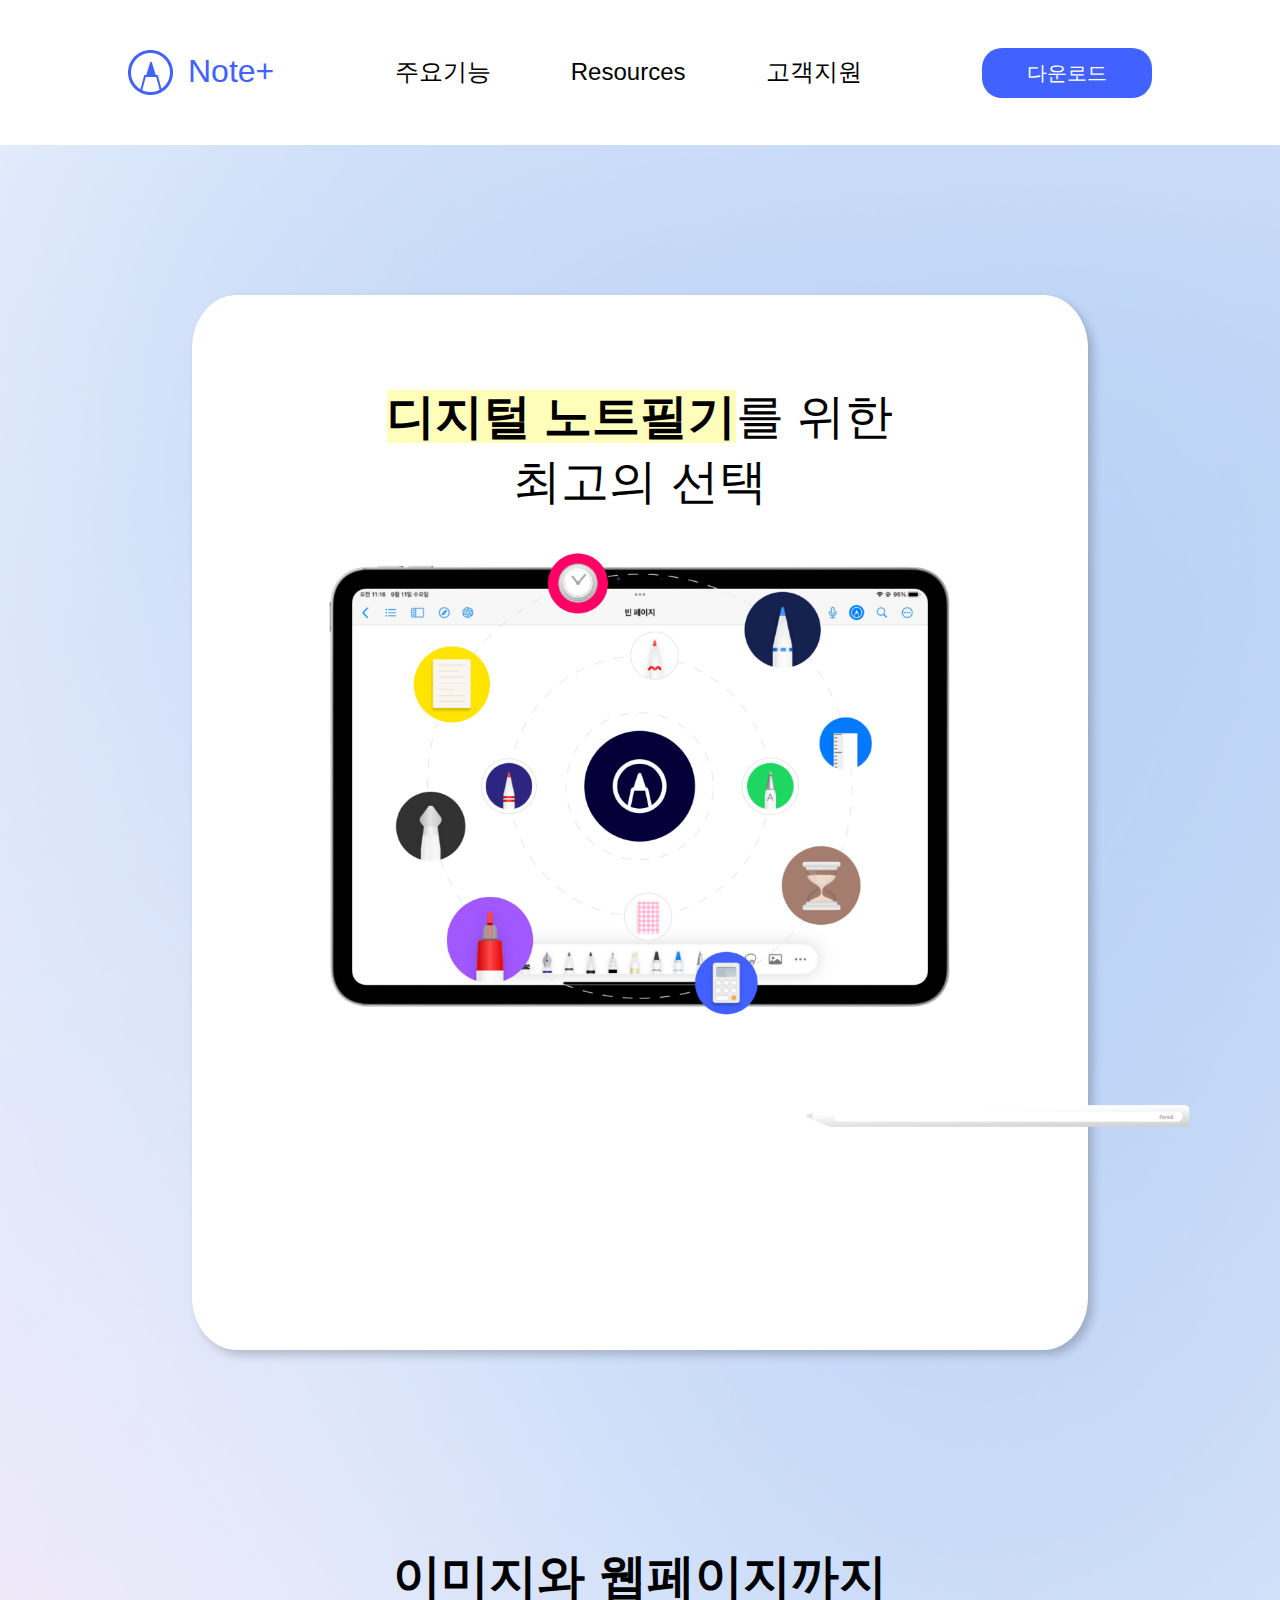
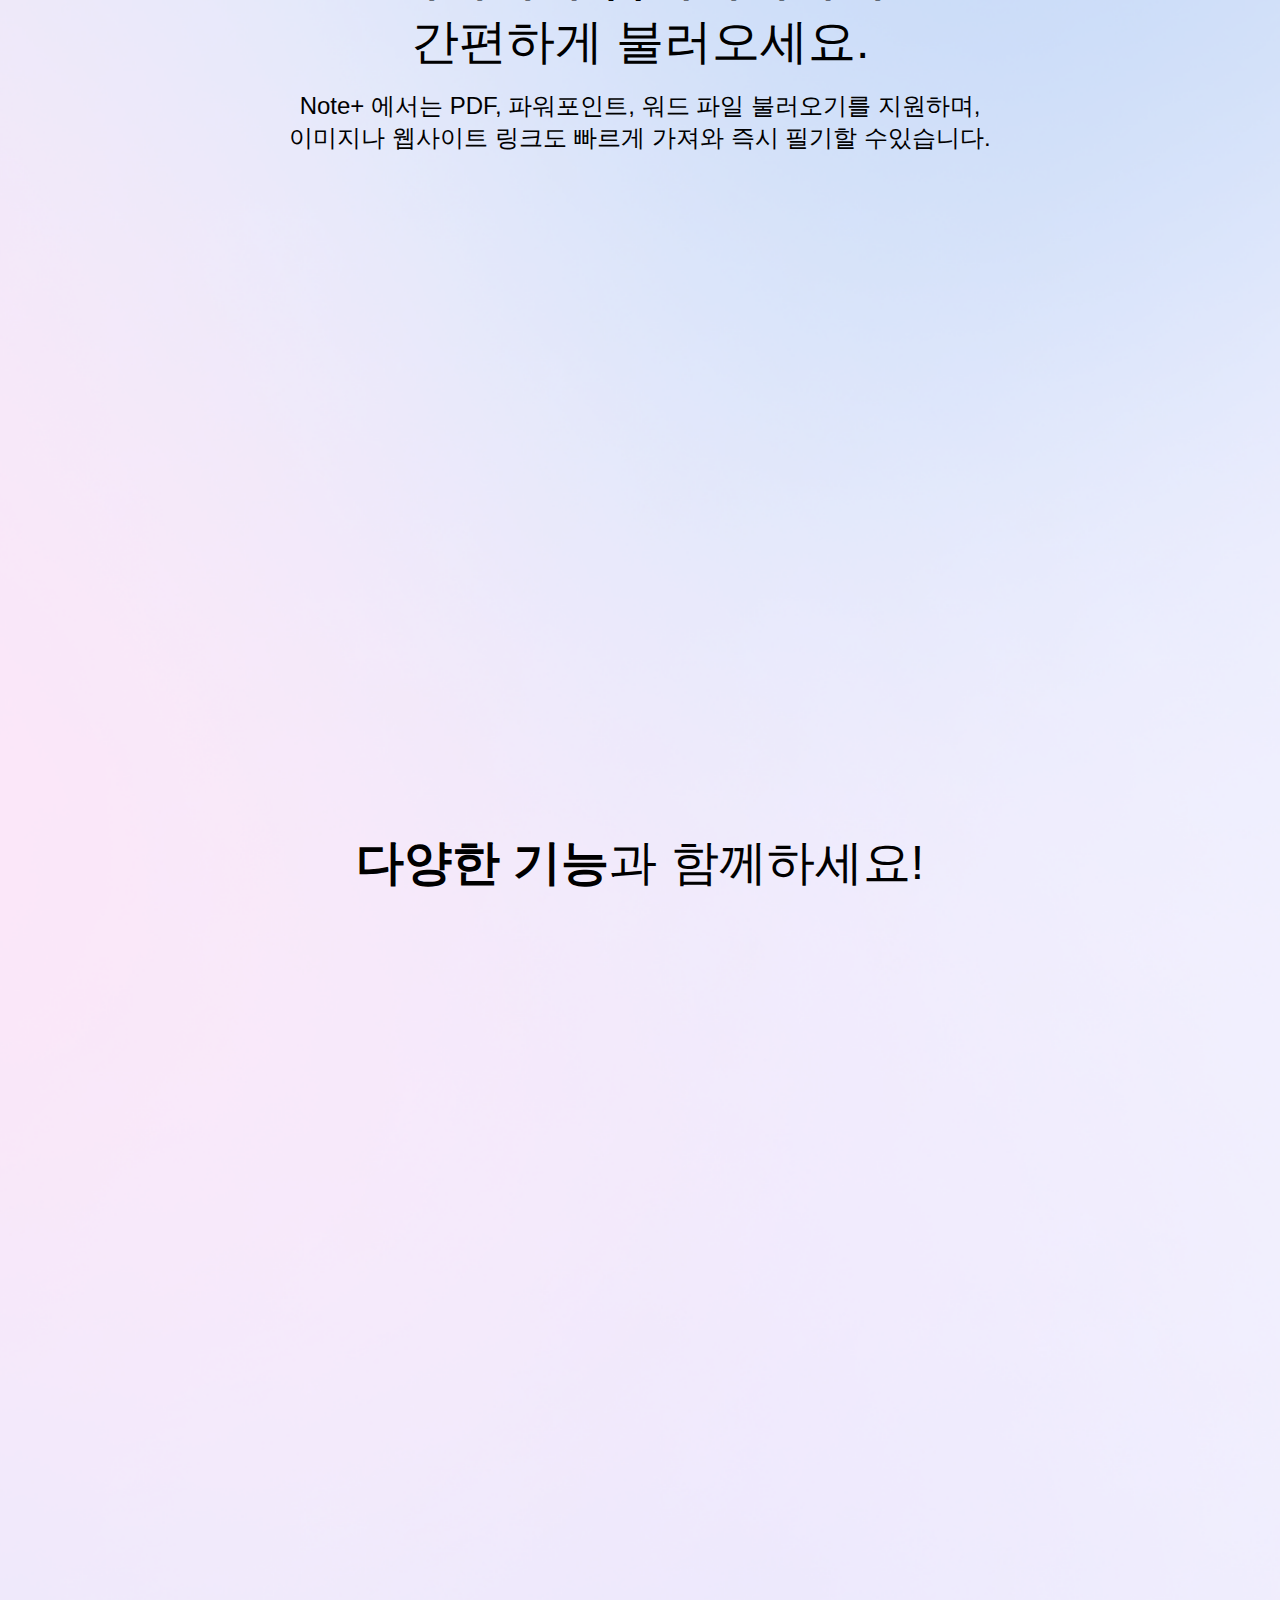
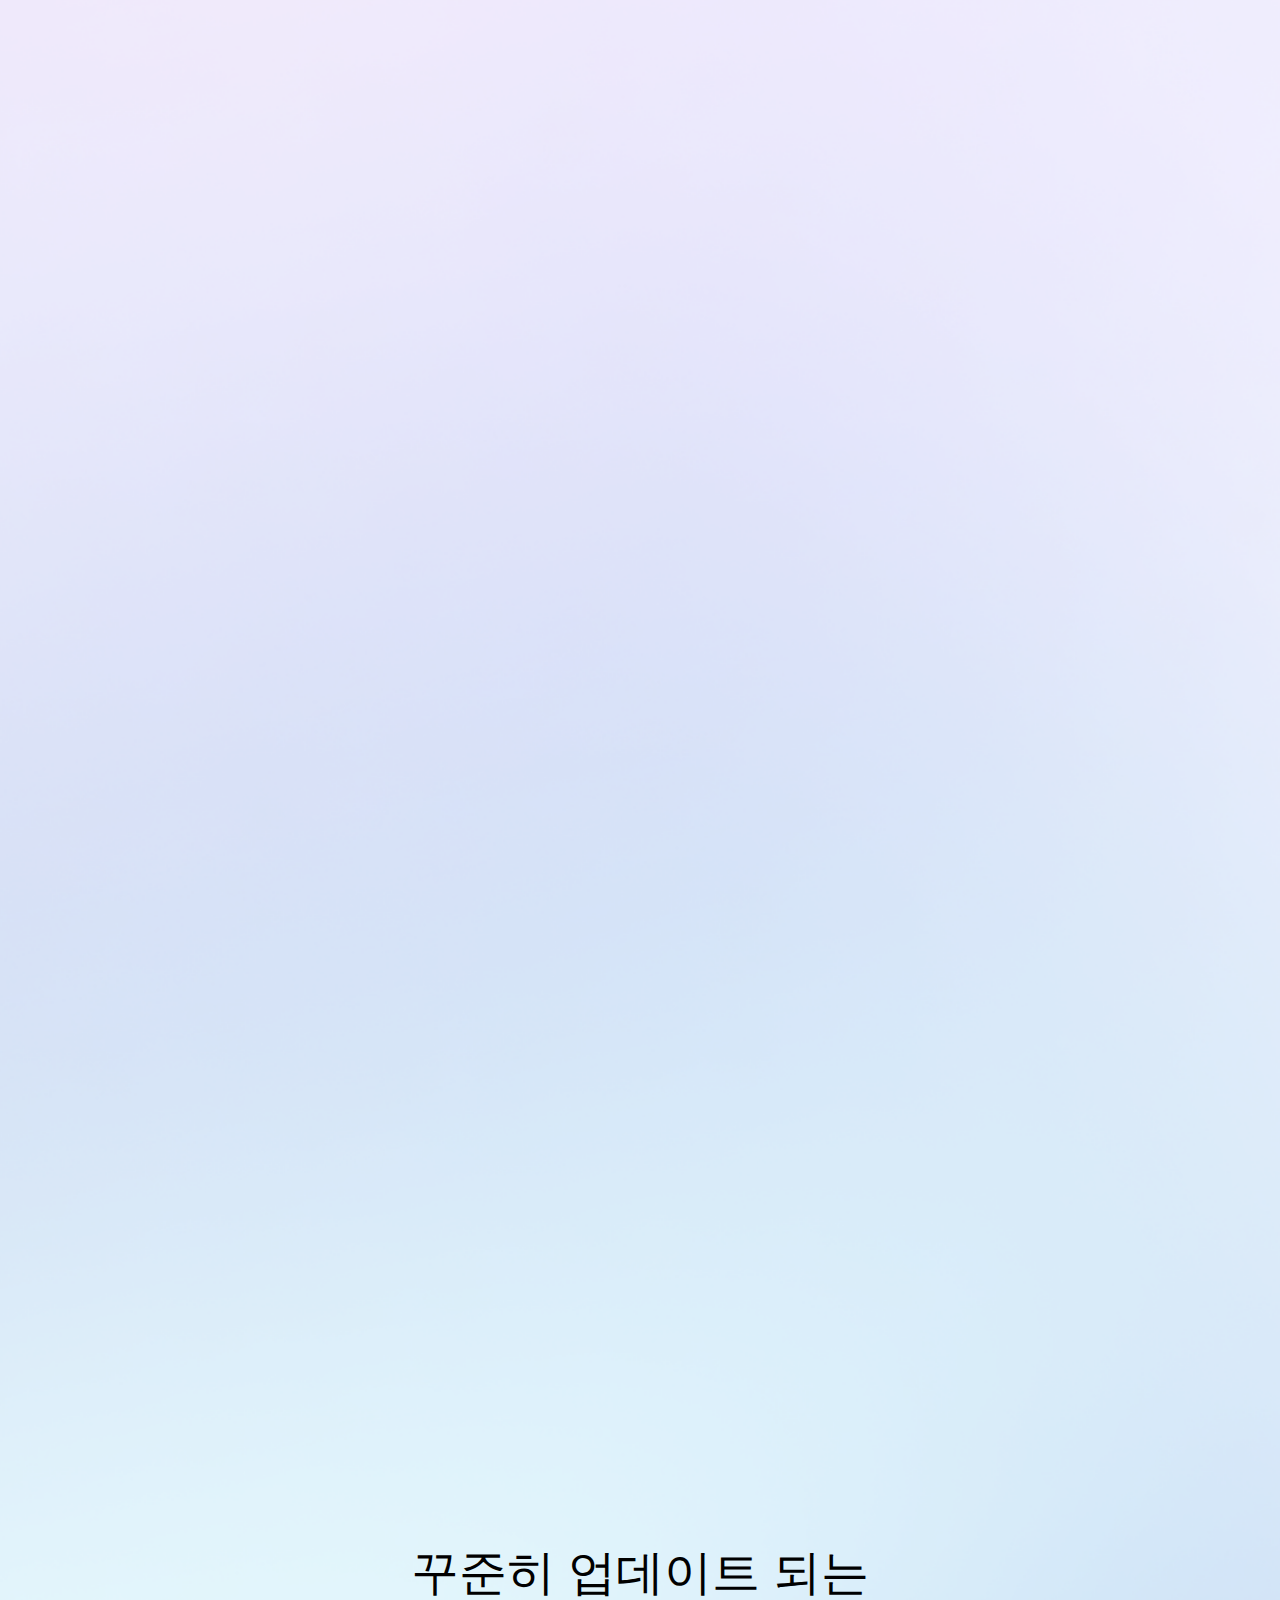
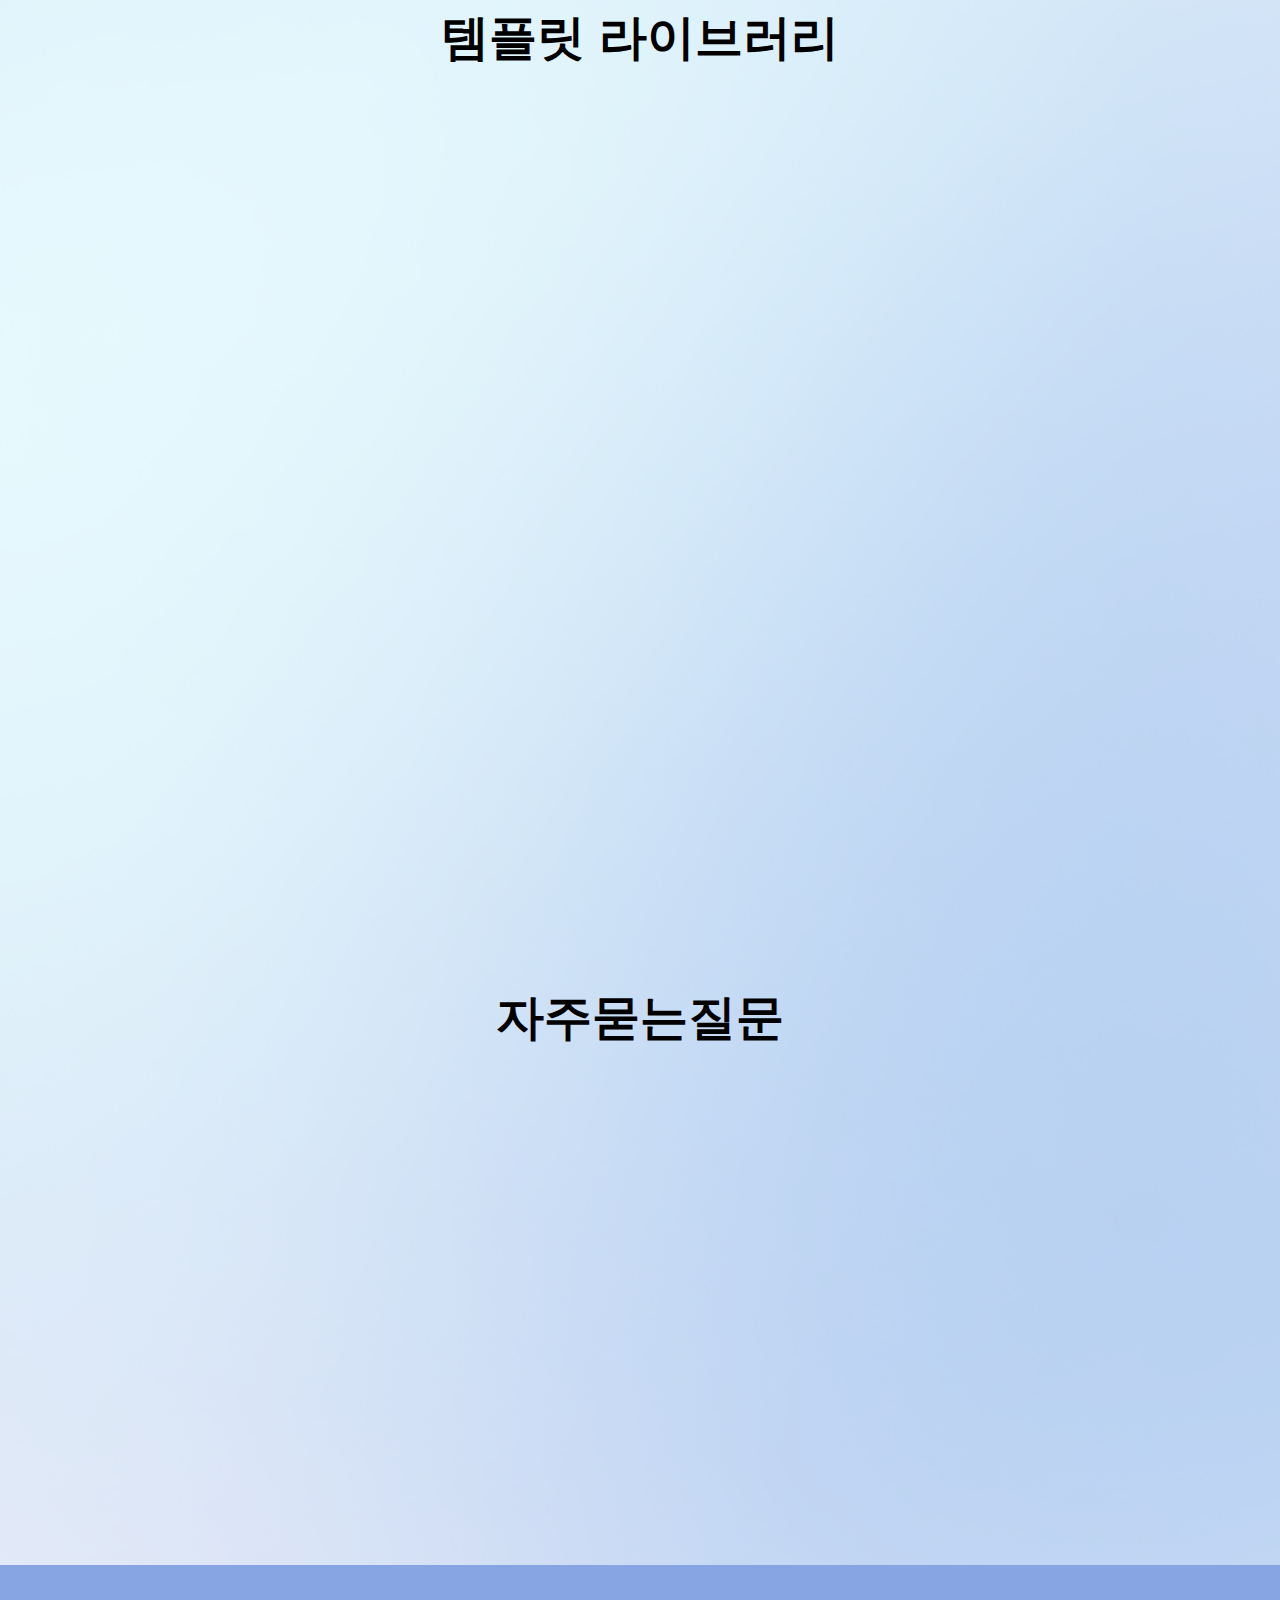
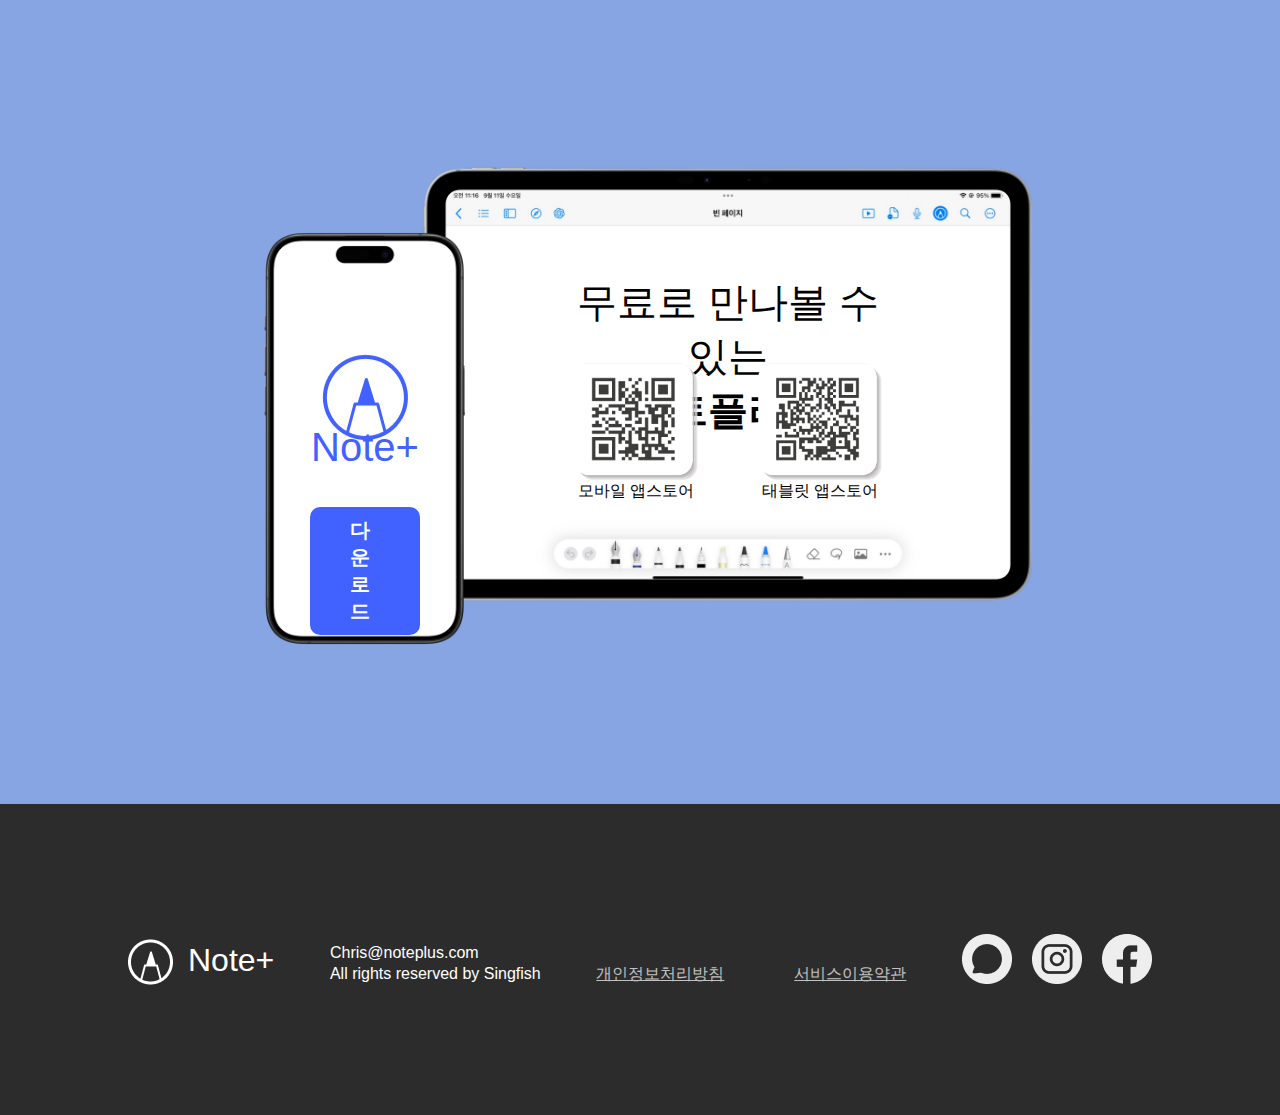
<file: index.html>
<!DOCTYPE html>
<html lang="en">
<head>
  <meta charset="UTF-8">
  <meta name="viewport" content="width=device-width, initial-scale=1.0">
  <title>노트 +</title>
  <!-- favicon -->
  <link rel="icon" href="img/common/noteplus.ico">

  <!-- font -->
  <link rel="stylesheet" href="css/font.css">

  <!-- 구글 머티리얼 폰트 -->
  <link rel="stylesheet" href="https://fonts.googleapis.com/css2?family=Material+Symbols+Outlined:opsz,wght,FILL,GRAD@24,400,0,0" />

  <!-- css -->
  <link rel="stylesheet" href="css/reset.css">
  <link rel="stylesheet" href="css/swiper-bundle.min.css">
  <link rel="stylesheet" href="css/aos.css">
  <link rel="stylesheet" href="css/common.css">
  <link rel="stylesheet" href="css/main.css">

  <!-- js -->
  <script defer src="js/jquery-3.7.1.min.js"></script>
  <script defer src="js/swiper-bundle.min.js"></script>
  <script defer src="js/aos.js"></script>
  <script defer src="js/common.js"></script>
  <script defer src="js/main.js"></script>

</head>
<body>
  <div id="wrap">

    <header>
      <div class="inner">
        <h1><a href="#"><img src="img/common/logo.png" alt="noteplus"><span>Note+</span></a></h1>

        <nav>
          <ul class="gnb">
            <li>
              <a href="#">주요기능</a>
              <ul class="depth2">
                <li><a href="#">파일 관리</a></li>
                <li><a href="#">펜슬 도구</a></li>
                <li><a href="#">부가 서비스</a></li>
              </ul>
            </li>
            <li>
              <a href="#">Resources</a>
              <ul class="depth2">
                <li><a href="#">블로그</a></li>
                <li><a href="sub/gallery.html">갤러리</a></li>
              </ul>
            </li>
            <li><a href="#">고객지원</a></li>
          </ul>

          <div class="depth2-bg"></div>

          <div class="dim"></div>

          <div class="mgnb-wrap">
            <h3>Note+</h3>
            <ul class="mgnb">
              <li>
                <a href="#">주요기능</a>
                <ul class="mdepth2">
                  <li><a href="#">파일 관리</a></li>
                  <li><a href="#">펜슬 도구</a></li>
                  <li><a href="#">부가 서비스</a></li>
                </ul>
                <span class="material-symbols-outlined arrow">keyboard_arrow_down</span>
              </li>
              <li>
                <a href="#">Resources</a>
                <ul class="mdepth2">
                  <li><a href="#">블로그</a></li>
                  <li><a href="sub/gallery.html">갤러리</a></li>
                </ul>
                <span class="material-symbols-outlined arrow">keyboard_arrow_down</span>
              </li>
              <li><a href="#">고객지원</a></li>
            </ul>

            <div class="mgnb-close"><span class="material-symbols-outlined">close</span></div>
            <div class="mdownload"><a href="#">모바일 앱 다운로드</a></div>
          </div>
        </nav>

        <div class="download"><a href="#">다운로드</a></div>
        <div class="ham"><span class="material-symbols-outlined menu">menu</span></div>
      </div><!-- .inner -->
    </header>

    <div id="main">

      <section id="main-visual">
        <div class="visual-wrap">
          <h2><span>디지털 노트필기</span>를 위한 <br>
          최고의 선택</h2>

          <img src="img/main/main-visual.png" alt="다양한 도구" data-aos="fade-up" >
        </div><!-- .visual-wrap -->

        <svg id="pen1" version="1.1" xmlns="http://www.w3.org/2000/svg" xmlns:xlink="http://www.w3.org/1999/xlink" x="0px" y="0px"
          viewBox="0 0 1920 693" style="enable-background:new 0 0 1920 693;" xml:space="preserve">
        <style type="text/css">
          .st0{fill:none;stroke:#6A8EDC;stroke-width:30;}
        </style>
        <g id="drow1">
          <path class="st0" d="M-19.5,677.5c15.7-39,84.6-137.9,153-131.5"/>
        </g>
        <g id="drow2">
          <path class="st0" d="M132.5,546c68.4,6.4,86.8,62.3,87.5,89.5c0.7,29.5-32,57.2-67,32.5C131,652.5,114.9,602,132.5,546z"/>
        </g>
        <g id="drow3">
          <path class="st0" d="M132.5,546 M132.5,546 M132.5,546 M132.5,546c9.5-37.3,49.6-113.5,134-119.5S605.3,446.3,722,460
            c124.8,19.2,399.3,43.2,498.5-14s335-111.8,440.5-132c33-4.5,108.8-35.4,152.5-124c51-103.5,58-154,118.5-175"/>
          <path class="st0" d="M373,450.4"/>
          <path class="st0" d="M373,450.4"/>
          <path class="st0" d="M373,450.4"/>
          <path class="st0" d="M373,450.4"/>
        </g>
        </svg>
        <svg id="mpen1" data-name="mpen1" xmlns="http://www.w3.org/2000/svg" viewBox="0 0 414.31 329.74"><defs><style>.cls-1{fill:none;stroke:#4262ff;stroke-width:10px;}</style></defs><path class="cls-1" d="M-17.5,5.5c50.83-3.17,164.2,23.4,211,155S348.33,325,396.5,325" transform="translate(17.81 -0.26)"/></svg>

        <img class="pencil" src="img/main/apple-pencil.png" alt="애플 펜슬">
      </section><!-- #main-visual -->

      <section id="file">
        <div class="inner">
          <h2><span>이미지와 웹페이지까지</span><br>
          간편하게 불러오세요.</h2>
          <p>Note+ 에서는 PDF, 파워포인트, 워드 파일 불러오기를 지원하며, <br>
            이미지나 웹사이트 링크도 빠르게 가져와 즉시 필기할 수있습니다. </p>

          <div class="file-list">
            <div class="file-top">
              <img src="img/main/file-pdf.png" alt="pdf"  data-aos="flip-left" data-aos-easing="ease-out-cubic" data-aos-duration="500" >
              <img src="img/main/file-ppt.png" alt="ppt"  data-aos="flip-left" data-aos-easing="ease-out-cubic" data-aos-duration="1000" >
              <img src="img/main/file-word.png" alt="word"  data-aos="flip-left" data-aos-easing="ease-out-cubic" data-aos-duration="1500" >
            </div>
            <div class="file-bottom">
              <img src="img/main/file-image.png" alt="image"  data-aos="flip-left" data-aos-easing="ease-out-cubic" data-aos-duration="2000" >
              <img src="img/main/file-website.png" alt="website"  data-aos="flip-left" data-aos-easing="ease-out-cubic" data-aos-duration="2500" >
            </div>
          </div>
        </div><!-- .inner -->
      </section><!-- #file -->

      <section id="funtion">
        <h2><span>다양한 기능</span>과 함께하세요!</h2>

          <div class="card1" data-aos="fade-up">
            <div class="txt-box">
              <h3>인터넷 강의를 들으면서<br> <span>실시간 노트필기</span></h3>
              <p>유튜브, 구글 드라이브 또는 아이패드에 저장된<br>
                영상을 불러와 같은 화면에서 강의를 들으면서<br>
                실시간으로 노트 필기하세요.</p>
            </div>
            
            <div class="img-box" data-aos="zoom-out-left" data-aos-duration="1000">
              <img src="img/main/card1.png" alt="실시간 노트필기">
            </div>
          </div><!-- .card1 -->

          <div class="card2" data-aos="fade-up">
            <div class="txt-box">
              <h3><span>다양한</span> 학습 보조 도구</h3>
              <p>플로팅 메모장, 계산기, 타이머, 스톱워치, 점선,<br>
                레이저 펜, 소실펜, 물결선, 더블 라인 펜 등 다양한<br>
                도구와 함께 즐거운 노트 필기를 경험하세요.</p>
            </div>
  
            <div class="img-box" data-aos="zoom-out-left" data-aos-duration="1000">
              <img src="img/main/card2.png" alt="다양한 학습 보조 도구">
            </div>
          </div><!-- .card2 -->

          <div class="card3" data-aos="fade-up">
            <div class="txt-box">
              <h3>iCloud를 통한<br> <span>노트동기화</span></h3>
              <p>길에서도, 교실에서도, 사무실에서도, iPad와<br>
                iPhone에서 언제든지 메모를 확인하세요.</p>
            </div>

            <div class="img-box" data-aos="zoom-out-left" data-aos-duration="1000">
              <img src="img/main/card3.png" alt="iCloud">
            </div>
          </div>

        <svg id="pen2" version="1.1" xmlns="http://www.w3.org/2000/svg" xmlns:xlink="http://www.w3.org/1999/xlink" x="0px" y="0px"
          viewBox="0 0 1920 564" style="enable-background:new 0 0 1920 564;" xml:space="preserve">
        <style type="text/css">
          .st1{fill:none;stroke:#FF62A1;stroke-width:30;}
        </style>
        <g id="p2drow1">
          <path class="st1" d="M-2,17.4c40.2-8,132.6-0.9,181,91.5c60.5,115.5,48,167.5,229,162s459.5-130,677.5-77
            c174.4,42.4,299.3,132.3,340,172c39.5,26.2,142.3,81.2,237.5,92c40.3,4.6,72.2,2.3,96.5-3 M1759.5,455"/>
          <path class="st1" d="M1483.9,439.3"/>
          <path class="st1" d="M1483.9,439.3"/>
        </g>
        <g id="p2drow2">
          <path class="st1" d="M1758.5,454.9c33-7.2,46.5-16,59-28.5c11.8-11.8,29.5-35.1,41.5-75.5c11-37-4-56-23.5-64
            c-13.5-4.2-44.6-4.2-61,29S1748.5,394.4,1758.5,454.9z"/>
        </g>
        <g id="p2drow3">
          <path class="st1" d="M1758.5,455c2.3,36.2,38.1,105.3,162.5,92.5"/>
        </g>
        </svg>
        <svg id="mpen2" xmlns="http://www.w3.org/2000/svg" viewBox="0 0 390.5 146.5"><defs><style>.cls-2{fill:none;stroke:#ff62a1;stroke-width:10px;}</style></defs><g id="mp2drow1"><path class="cls-2" d="M-.5,142c5,0,35.25-10.46,40.75-37m0,0,0,0" transform="translate(0.5 -0.5)"/></g><g id="mp2drow2"><path class="cls-2" d="M40.25,105c4.4-21.2-1.33-35-5.5-40.5C27.25,56,19.45,58,14.25,62s-6,12.5-3.5,18c2.95,6.5,10.7,17,29.5,25" transform="translate(0.5 -0.5)"/></g><g id="mp2drow3"><path class="cls-2" d="M40.25,105c2.5,0,88,41.5,162,0s100-63.5,105.5-67.5S357,5.5,390,5.5" transform="translate(0.5 -0.5)"/></g></svg>
      </section><!-- #funtion -->

      <section id="library">
        <h2>꾸준히 업데이트 되는<br>
        <span>템플릿 라이브러리</span></h2>

        <div class="swiper library-list" data-aos="fade-down">
          <ul class="swiper-wrapper">
            <li class="swiper-slide odd">
              <img src="img/main/library1.png" alt="파란색 꽃가지 플래너">
              <dl>
                <dt>플래너</dt>
                <dd>파란색 꽃가지</dd>
              </dl>
            </li>
            <li class="swiper-slide">
              <img src="img/main/library2.png" alt="파란 작은 꽃 노트">
              <dl>
                <dt>노트</dt>
                <dd>파란 작은 꽃</dd>
              </dl>
            </li>
            <li class="swiper-slide odd">
              <img src="img/main/library3.png" alt="시계 소녀 노트">
              <dl>
                <dt>노트</dt>
                <dd>시계 소녀</dd>
              </dl>
            </li>
            <li class="swiper-slide">
              <img src="img/main/library4.png" alt="자연 단어장">
              <dl>
                <dt>단어장</dt>
                <dd>자연</dd>
              </dl>
            </li>
            <li class="swiper-slide odd">
              <img src="img/main/library5.png" alt="밤 눈이 내린 산 단어장">
              <dl>
                <dt>단어장</dt>
                <dd>밤 눈이 내린 산</dd>
              </dl>
            </li>
            <li class="swiper-slide">
              <img src="img/main/library6.png" alt="블랙 미니멀리스트 다이어리">
              <dl>
                <dt>다이어리</dt>
                <dd>블랙 미니멀리스트</dd>
              </dl>
            </li>
          </ul>
        </div>

        <svg id="pen3" width="1920" height="868" viewBox="0 0 1920 868" fill="none" xmlns="http://www.w3.org/2000/svg">
          <path d="M-2.5 824C7 824 72.5 852.5 132 852.5C238.471 852.5 291.333 791.399 304.5 765.065C314.667 742.732 327.902 675.498 285.5 637.5C247 602.999 207.147 625.999 195 650C184.667 670.417 173.2 719.001 212 756C250.8 792.999 346.5 790.481 389 780.065C454.833 764.399 635.5 695.965 831.5 547.565C886.667 500.732 1020.1 377.165 1112.5 257.565C1204.9 137.965 1303 99.3985 1340.5 95.0652C1378.5 90.5652 1463.1 97.2651 1497.5 160.065C1531.9 222.865 1521.48 271.569 1502 291.564C1483 311.064 1442.5 314 1421.5 291.564C1390 257.911 1400.5 199.5 1419 160.065C1434.83 121.232 1505.3 38.4652 1660.5 18.0652C1784.34 1.78785 1912.5 65.806 1920.5 65.806" stroke="#3AD7F2" stroke-width="30"/>
        </svg>
        <svg id="mpen3" width="390" height="138" viewBox="0 0 390 138" fill="none" xmlns="http://www.w3.org/2000/svg">
          <path d="M0 5C41.5419 6.33394 126.025 14.6707 183.017 70.0298C245.33 130.558 343.374 142.563 390 126.556" stroke="#3AD7F2" stroke-width="10"/>
        </svg>
      </section><!-- #library -->

      <section id="question">
        <div class="inner">
          <h2><span>자주묻는질문</span></h2>

          <ul class="q-list">
            <li data-aos="zoom-out-down" data-aos-duration="500">
              <p>모바일도 사용이 가능한가요?</p>
              <ul class="a-list">
                <li>A. 네, 아이폰 ios에서도 사용이 가능합니다. iCloud를 연동시켜 iPad와 노트 공유가 가능합니다.</li>
              </ul>
              <span class="material-symbols-outlined chevron_right">chevron_right</span>
            </li>
            <li data-aos="zoom-out-down" data-aos-duration="1000">
              <p>무료로 이용할 수 있나요?</p>
              <ul class="a-list">
                <li>A. 네, 노트플러스는 모든 기능을 무료로 제공하고 있습니다.</li>
              </ul>
              <span class="material-symbols-outlined chevron_right">chevron_right</span>
            </li>
            <li data-aos="zoom-out-down" data-aos-duration="1500">
              <p>어떤 기능들이 있나요?</p>
              <ul class="a-list">
                <li>A. 노트플러스는 필기에 최적화된 어플로 다양한 필기도구와 계산기, 스톱워치 등 부가 서비스를 제공하고 있습니다.</li>
              </ul>
              <span class="material-symbols-outlined chevron_right">chevron_right</span>
            </li>
            <li data-aos="zoom-out-down" data-aos-duration="2000">
              <p>안드로이드에서 사용할 수 있나요?</p>
              <ul class="a-list">
                <li>A. 현재는 안드로이드에서 사용이 불가합니다. 더 나은 서비스를 위해 노력하는 노트플러스가 되겠습니다.</li>
              </ul>
              <span class="material-symbols-outlined chevron_right">chevron_right</span>
            </li>
          </ul>
        </div>
      </section><!-- #question -->

    </div><!-- #main -->

    <section id="down-link">
      <div class="inner">
        <div class="iphone">
          <img class="iphone-logo" src="img/main/iphone-logo.png" alt="noteplus">
          <p>Note+</p>
          <a href="#">다운로드</a>
          <img class="iphone-img" src="img/main/iphone.png" alt="iphone">
        </div>

        <div class="ipad">
          <h4>무료로 만나볼 수 있는 <span>노트플러스</span></h4>
          <ul class="qr">
            <li>
              <img src="img/main/down-m.png" alt="모바일 앱스토어 Qr코드">
              <p>모바일 앱스토어</p>
            </li>
            <li>
              <img src="img/main/down-t.png" alt="태블릿 앱스토어 Qr코드">
              <p>태블릿 앱스토어</p>
            </li>
          </ul>
          <a href="#" class="m-app">모바일 앱 다운로드</a>
          <img src="img/main/ipad.png" alt="ipad">
        </div>
      </div><!-- .inner -->

      <svg id="pen4" xmlns="http://www.w3.org/2000/svg" viewBox="0 0 1938.81 359.36"><defs><style>.cls-4{fill:none;stroke:#fff953;stroke-width:30px;}.cls-4{stroke-linecap:square;}</style></defs><g id="p4drow1"><path class="cls-4" d="M-1,198.5s138.6-7.68,266.23,72.62,325.43,73.81,334.85,72.61,115.18-13.46,165.71-33.07,151.29-24.58,187.9-23.55,233.88,16.19,233.88,16.19,272.26,25.89,338.2,6.76c103.22-29.94,152.09-84.79,152.09-84.79" transform="translate(16.81 0)"/></g><g id="p4drow2"><path class="cls-4" d="M1676.5,226.73c10.23-10.53,43.4-56.7,63-115.5s-8-78-28.5-80.5-40.9,9.5-48.5,35.5-11.78-6.5-18.5-28.5c-1.53-5-15-33.91-45.5-18-27.6,14.4-24.5,52-19.5,69,8.83,31.67,40.7,103.6,97.5,138" transform="translate(16.81 0)"/></g><g id="p4drow3"><path class="cls-4" d="M1676.5,226.73m0,0,0,0c31.13,20.89,106.37,40,198-17.35C1896.2,195.79,1915,182,1922,182" transform="translate(16.81 0)"/></g></svg>

      <svg id="mpen4" width="390" height="115" viewBox="0 0 390 115" fill="none" xmlns="http://www.w3.org/2000/svg">
        <path d="M357 62C353.99 65.2014 348.241 70.1746 346 72.5C337 81.5 316 93 307 97C244 128.971 152.5 93.3987 98.5 66.9987C62.9464 49.6169 24 57 0 57M357 62C366.5 53 375.306 40.6868 376.5 38C378.5 33.5 381.5 29.5 381.5 20C381.5 12.4542 375.585 9.0486 372.075 9.00044C372.024 8.99975 371.978 8.99616 371.927 8.98969C369.678 8.70143 362.687 10.3398 361.5 23C360.3 35.8 361.608 22 358.5 12.5C357.355 8.99993 354 5 349 5C345 5 341.1 8 339 11.5C336.9 15 334.652 21.9895 339 36C343.5 50.5 355.472 58.8333 357 62ZM357 62C364.838 69.0406 386 89 390 89" stroke="#FFF953" stroke-width="10"/>
        </svg>
    </section><!-- #down-link -->

    <footer>
      <div class="inner">
        <h1><a href="#"><img src="img/common/f-logo.png" alt="noteplus"><span>Note+</span></a></h1>

        <p class="copy">Chris@noteplus.com <br>All rights reserved by Singfish</p>

        <ul class="link">
          <li><a href="#">개인정보처리방침</a></li>
          <li><a href="#">서비스이용약관</a></li>
        </ul>

        <ul class="sns">
          <li><a href="#"><img src="img/common/icon1.png" alt="talk"></a></li>
          <li><a href="#"><img src="img/common/icon2.png" alt="insta"></a></li>
          <li><a href="#"><img src="img/common/icon3.png" alt="facebook"></a></li>
        </ul>
      </div><!-- .inner -->
    </footer>
  </div><!-- #wrap -->
</body>
</html>
</file>
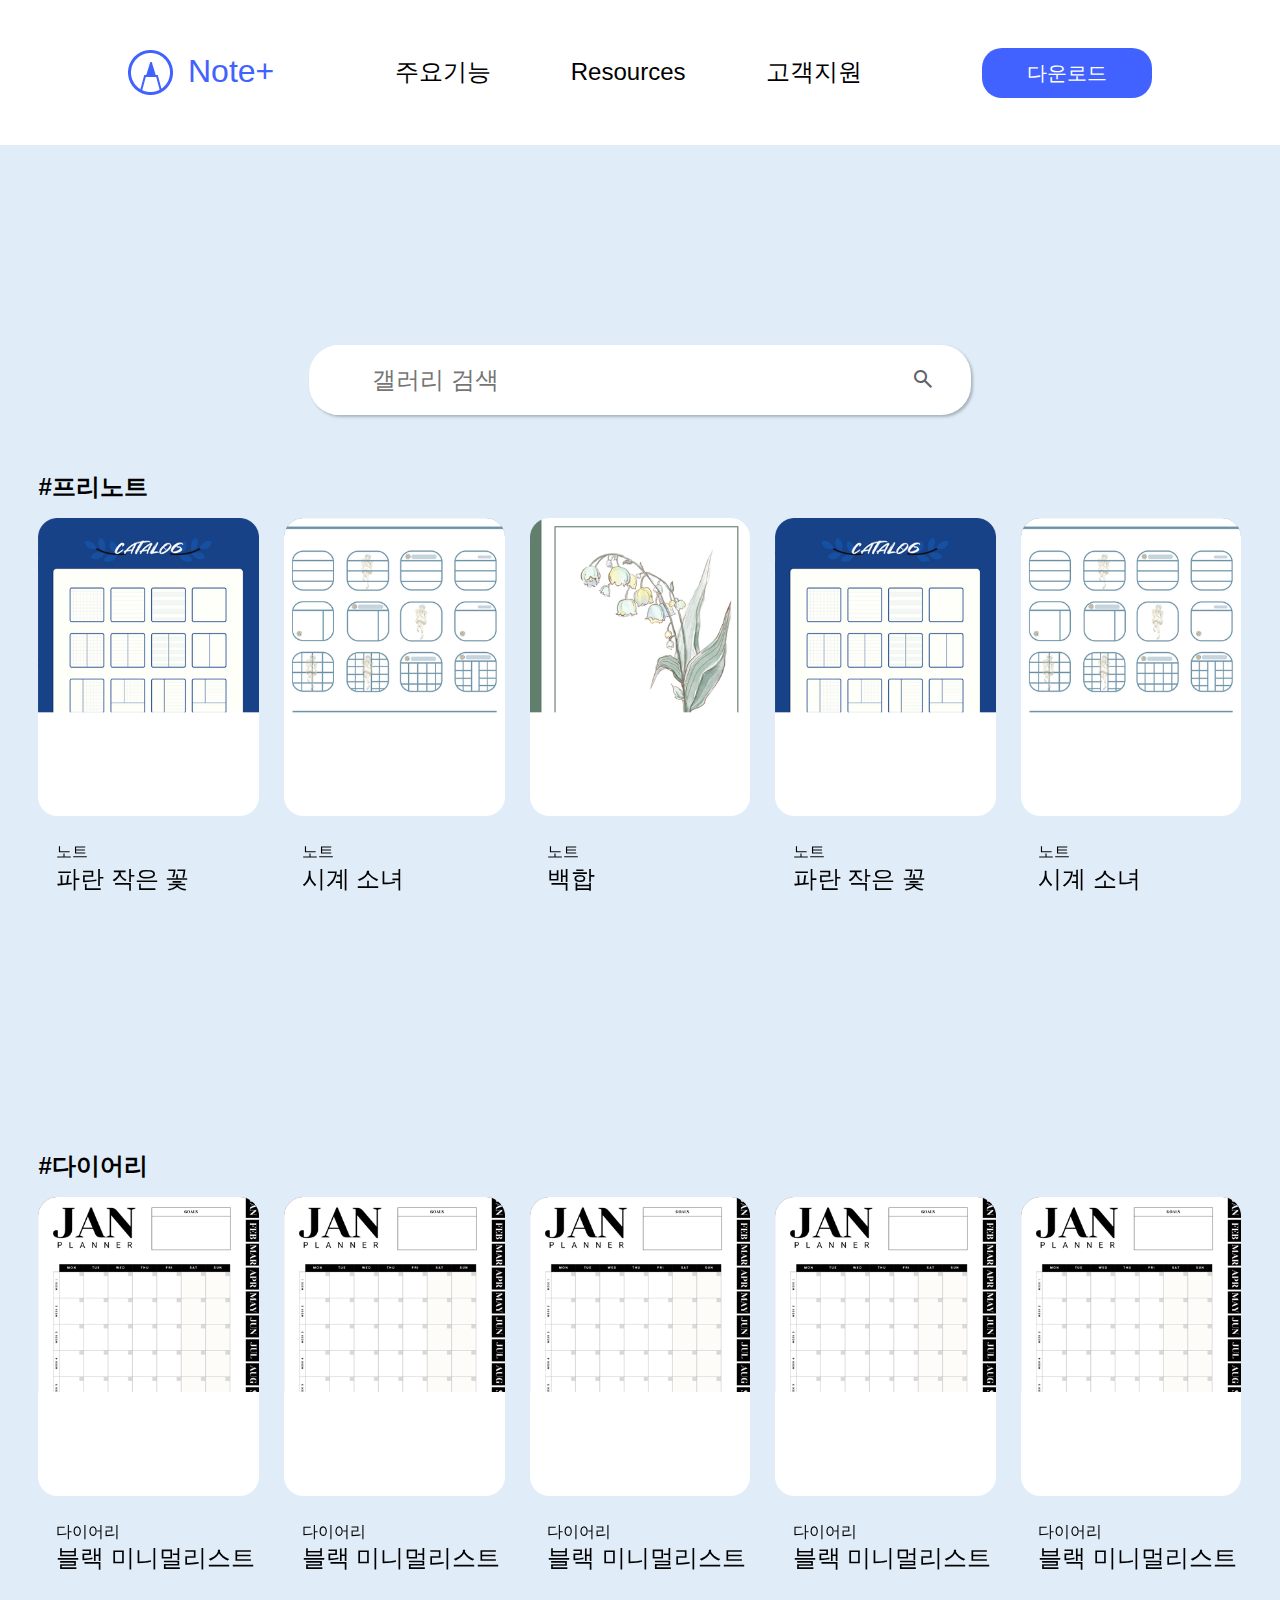
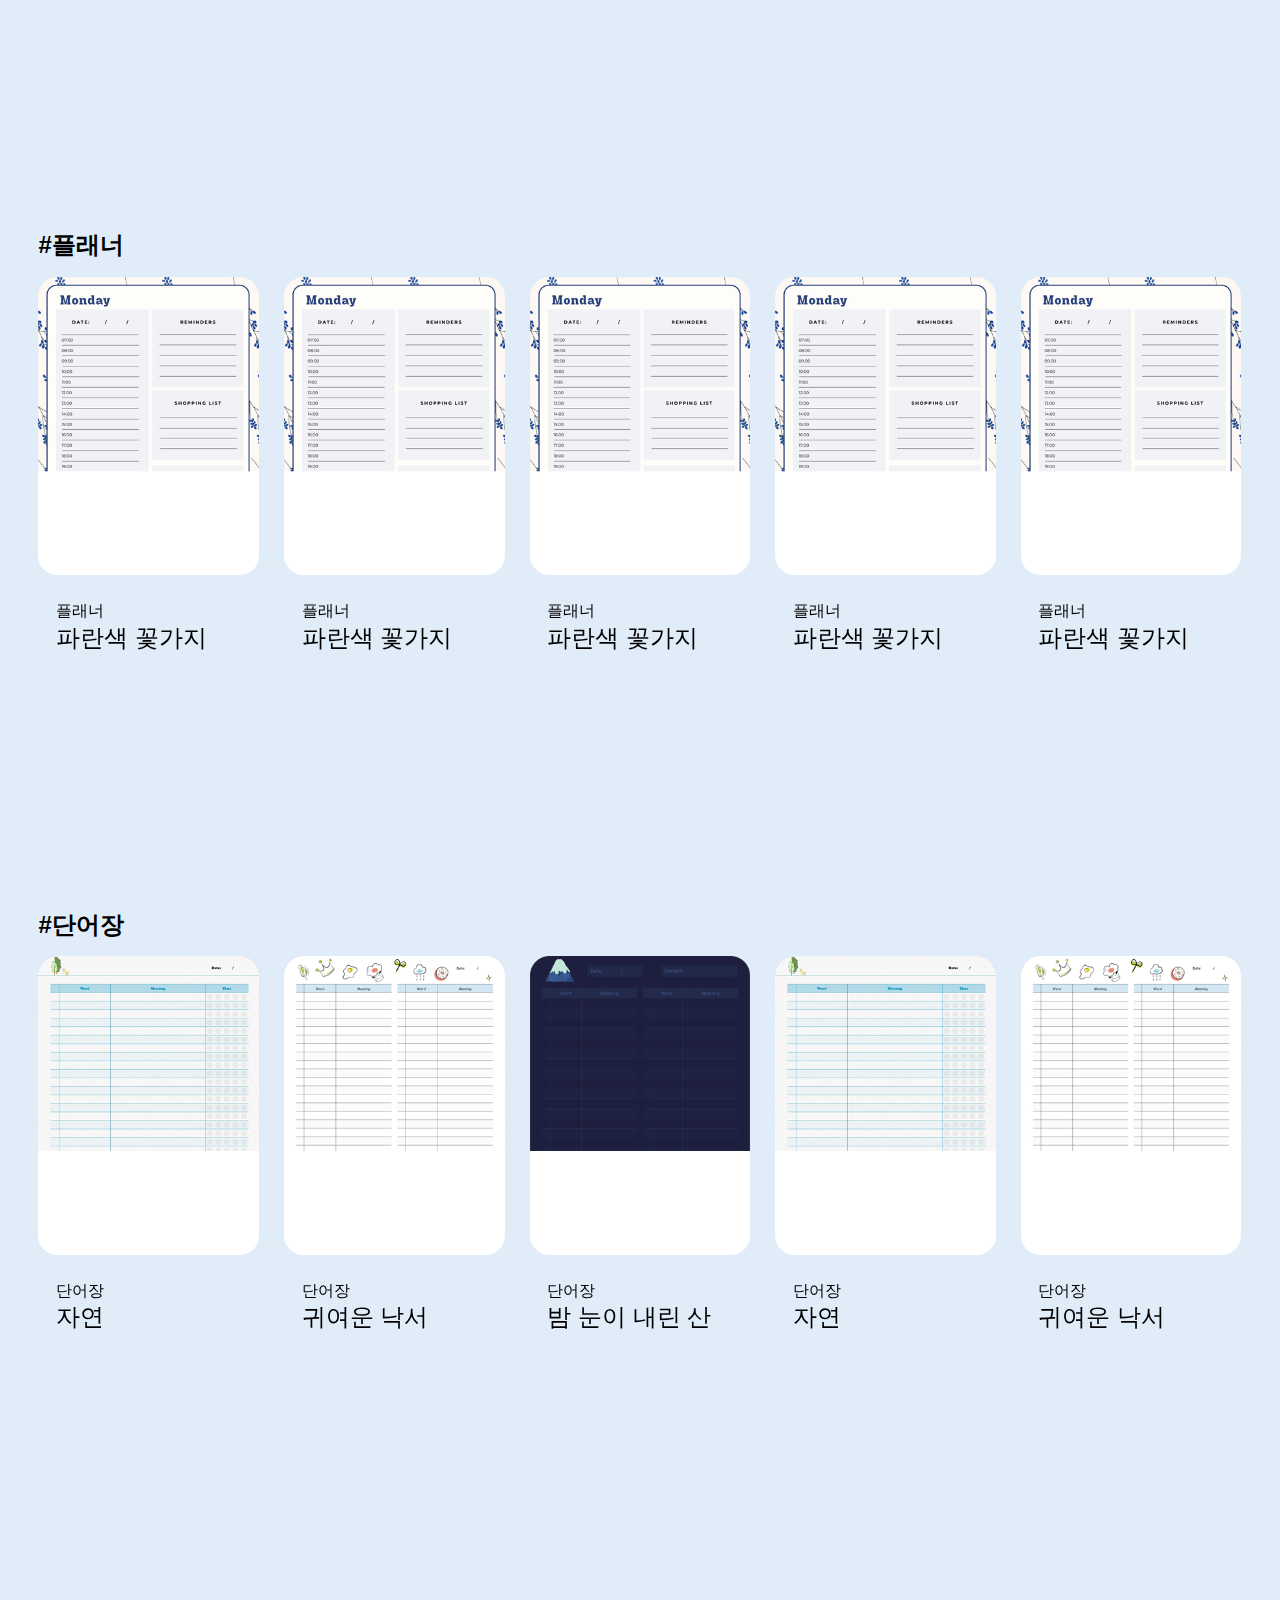
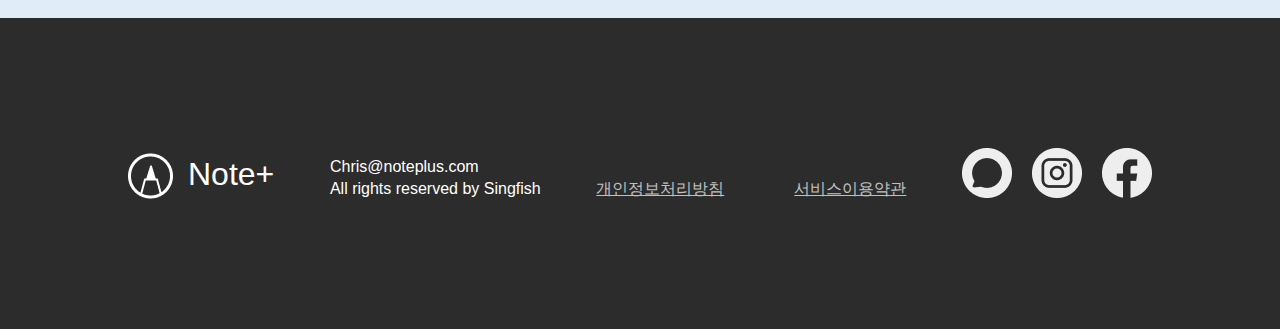
<file: sub/gallery.html>
<!DOCTYPE html>
<html lang="en">
<head>
  <meta charset="UTF-8">
  <meta name="viewport" content="width=device-width, initial-scale=1.0">
  <title>노트 +</title>
  <!-- favicon -->
  <link rel="icon" href="../img/common/noteplus.ico">

  <!-- font -->
  <link rel="stylesheet" href="../css/font.css">

  <!-- 구글 머티리얼 폰트 -->
  <link rel="stylesheet" href="https://fonts.googleapis.com/css2?family=Material+Symbols+Outlined:opsz,wght,FILL,GRAD@24,400,0,0" />

  <!-- css -->
  <link rel="stylesheet" href="../css/reset.css">
  <link rel="stylesheet" href="../css/swiper-bundle.min.css">
  <link rel="stylesheet" href="../css/aos.css">
  <link rel="stylesheet" href="../css/common.css">
  <link rel="stylesheet" href="../css/sub.css">

  <!-- js -->
  <script defer src="../js/jquery-3.7.1.min.js"></script>
  <script defer src="../js/swiper-bundle.min.js"></script>
  <script defer src="../js/aos.js"></script>
  <script defer src="../js/common.js"></script>
  <script defer src="../js/sub.js"></script>

</head>
<body>
  <div id="wrap">
    <header>
      <div class="inner">
        <h1><a href="../index.html"><img src="../img/common/logo.png" alt="noteplus"><span>Note+</span></a></h1>

        <nav>
          <ul class="gnb">
            <li>
              <a href="#">주요기능</a>
              <ul class="depth2">
                <li><a href="#">파일 관리</a></li>
                <li><a href="#">펜슬 도구</a></li>
                <li><a href="#">부가 서비스</a></li>
              </ul>
            </li>
            <li>
              <a href="#">Resources</a>
              <ul class="depth2">
                <li><a href="#">블로그</a></li>
                <li><a href="gallery.html">갤러리</a></li>
              </ul>
            </li>
            <li><a href="#">고객지원</a></li>
          </ul>

          <div class="depth2-bg"></div>

          <div class="dim"></div>

          <div class="mgnb-wrap">
            <h3>Note+</h3>
            <ul class="mgnb">
              <li>
                <a href="#">주요기능</a>
                <ul class="mdepth2">
                  <li><a href="#">파일 관리</a></li>
                  <li><a href="#">펜슬 도구</a></li>
                  <li><a href="#">부가 서비스</a></li>
                </ul>
                <span class="material-symbols-outlined arrow">keyboard_arrow_down</span>
              </li>
              <li>
                <a href="#">Resources</a>
                <ul class="mdepth2">
                  <li><a href="#">블로그</a></li>
                  <li><a href="gallery.html">갤러리</a></li>
                </ul>
                <span class="material-symbols-outlined arrow">keyboard_arrow_down</span>
              </li>
              <li><a href="#">고객지원</a></li>
            </ul>

            <div class="mgnb-close"><span class="material-symbols-outlined">close</span></div>
            <div class="mdownload"><a href="#">모바일 앱 다운로드</a></div>
          </div>
        </nav>

        <div class="download"><a href="#">다운로드</a></div>
        <div class="ham"><span class="material-symbols-outlined menu">menu</span></div>
      </div><!-- .inner -->
    </header>


    <div id="container">
      <div class="gallery">
        <div class="search">
          <form>
            <fieldset>
              <legend>검색영역</legend>
              <div>
                <input type="text" title="검색어 입력" placeholder="갤러리 검색">
                <button type="button">
                  <span class="material-symbols-outlined">search</span>
                </button>
              </div>
            </fieldset>
          </form>
        </div><!-- .search -->
  
        <div class="g-list">
          <div class="swiper mySwiper list1">
            <h2>#프리노트</h2>
            <ul class="swiper-wrapper">
              <li class="swiper-slide">
                <a href="#">
                  <img src="../img/sub/list1-1.png" alt="파란 작은 꽃 노트">
                  <dl>
                    <dt>노트</dt>
                    <dd>파란 작은 꽃</dd>
                  </dl>
                </a>
              </li>
              <li class="swiper-slide">
                <a href="#">
                  <img src="../img/sub/list1-2.png" alt="시계 소녀 노트">
                  <dl>
                    <dt>노트</dt>
                    <dd>시계 소녀</dd>
                  </dl>
                </a>
              </li>
              <li class="swiper-slide">
                <a href="#">
                  <img src="../img/sub/list1-3.png" alt="백합 노트">
                  <dl>
                    <dt>노트</dt>
                    <dd>백합</dd>
                  </dl>
                </a>
              </li>
              <li class="swiper-slide">
                <a href="#">
                  <img src="../img/sub/list1-1.png" alt="파란 작은 꽃 노트">
                  <dl>
                    <dt>노트</dt>
                    <dd>파란 작은 꽃</dd>
                  </dl>
                </a>
              </li>
              <li class="swiper-slide">
                <a href="#">
                  <img src="../img/sub/list1-2.png" alt="시계 소녀 노트">
                  <dl>
                    <dt>노트</dt>
                    <dd>시계 소녀</dd>
                  </dl>
                </a>
              </li>
              <li class="swiper-slide">
                <a href="#">
                  <img src="../img/sub/list1-3.png" alt="백합 노트">
                  <dl>
                    <dt>노트</dt>
                    <dd>백합</dd>
                  </dl>
                </a>
              </li>
            </ul>

            <div class="swiper-button-next"></div>
            <div class="swiper-button-prev"></div>

          </div><!-- .list1 -->

          <div class="swiper mySwiper list2">
            <h2>#다이어리</h2>
            <ul class="swiper-wrapper">
              <li class="swiper-slide">
                <a href="#">
                  <img src="../img/sub/list2-1.png" alt="블랙 미니멀리스트 다이어리">
                  <dl>
                    <dt>다이어리</dt>
                    <dd>블랙 미니멀리스트</dd>
                  </dl>
                </a>
              </li>
              <li class="swiper-slide">
                <a href="#">
                  <img src="../img/sub/list2-1.png" alt="블랙 미니멀리스트 다이어리">
                  <dl>
                    <dt>다이어리</dt>
                    <dd>블랙 미니멀리스트</dd>
                  </dl>
                </a>
              </li>
              <li class="swiper-slide">
                <a href="#">
                  <img src="../img/sub/list2-1.png" alt="블랙 미니멀리스트 다이어리">
                  <dl>
                    <dt>다이어리</dt>
                    <dd>블랙 미니멀리스트</dd>
                  </dl>
                </a>
              </li>
              <li class="swiper-slide">
                <a href="#">
                  <img src="../img/sub/list2-1.png" alt="블랙 미니멀리스트 다이어리">
                  <dl>
                    <dt>다이어리</dt>
                    <dd>블랙 미니멀리스트</dd>
                  </dl>
                </a>
              </li>
              <li class="swiper-slide">
                <a href="#">
                  <img src="../img/sub/list2-1.png" alt="블랙 미니멀리스트 다이어리">
                  <dl>
                    <dt>다이어리</dt>
                    <dd>블랙 미니멀리스트</dd>
                  </dl>
                </a>
              </li>
              <li class="swiper-slide">
                <a href="#">
                  <img src="../img/sub/list2-1.png" alt="블랙 미니멀리스트 다이어리">
                  <dl>
                    <dt>다이어리</dt>
                    <dd>블랙 미니멀리스트</dd>
                  </dl>
                </a>
              </li>
            </ul>

            <div class="swiper-button-next"></div>
            <div class="swiper-button-prev"></div>

          </div><!-- .list2 -->

          <div class="swiper mySwiper list3">
            <h2>#플래너</h2>
            <ul class="swiper-wrapper">
              <li class="swiper-slide">
                <a href="#">
                  <img src="../img/sub/list3-1.png" alt="파란색 꽃가지 플래너">
                  <dl>
                    <dt>플래너</dt>
                    <dd>파란색 꽃가지</dd>
                  </dl>
                </a>
              </li>
              <li class="swiper-slide">
                <a href="#">
                  <img src="../img/sub/list3-1.png" alt="파란색 꽃가지 플래너">
                  <dl>
                    <dt>플래너</dt>
                    <dd>파란색 꽃가지</dd>
                  </dl>
                </a>
              </li>
              <li class="swiper-slide">
                <a href="#">
                  <img src="../img/sub/list3-1.png" alt="파란색 꽃가지 플래너">
                  <dl>
                    <dt>플래너</dt>
                    <dd>파란색 꽃가지</dd>
                  </dl>
                </a>
              </li>
              <li class="swiper-slide">
                <a href="#">
                  <img src="../img/sub/list3-1.png" alt="파란색 꽃가지 플래너">
                  <dl>
                    <dt>플래너</dt>
                    <dd>파란색 꽃가지</dd>
                  </dl>
                </a>
              </li>
              <li class="swiper-slide">
                <a href="#">
                  <img src="../img/sub/list3-1.png" alt="파란색 꽃가지 플래너">
                  <dl>
                    <dt>플래너</dt>
                    <dd>파란색 꽃가지</dd>
                  </dl>
                </a>
              </li>
              <li class="swiper-slide">
                <a href="#">
                  <img src="../img/sub/list3-1.png" alt="파란색 꽃가지 플래너">
                  <dl>
                    <dt>플래너</dt>
                    <dd>파란색 꽃가지</dd>
                  </dl>
                </a>
              </li>
            </ul>

            <div class="swiper-button-next"></div>
            <div class="swiper-button-prev"></div>

          </div><!-- .list3 -->

          <div class="swiper mySwiper list4">
            <h2>#단어장</h2>
            <ul class="swiper-wrapper">
              <li class="swiper-slide">
                <a href="#">
                  <img src="../img/sub/list4-1.png" alt="자연 단어장">
                  <dl>
                    <dt>단어장</dt>
                    <dd>자연</dd>
                  </dl>
                </a>
              </li>
              <li class="swiper-slide">
                <a href="#">
                  <img src="../img/sub/list4-2.png" alt="귀여운 낙서 단어장">
                  <dl>
                    <dt>단어장</dt>
                    <dd>귀여운 낙서</dd>
                  </dl>
                </a>
              </li>
              <li class="swiper-slide">
                <a href="#">
                  <img src="../img/sub/list4-3.png" alt="밤 눈이 내린 산 단어장">
                  <dl>
                    <dt>단어장</dt>
                    <dd>밤 눈이 내린 산</dd>
                  </dl>
                </a>
              </li>
              <li class="swiper-slide">
                <a href="#">
                  <img src="../img/sub/list4-1.png" alt="자연 단어장">
                  <dl>
                    <dt>단어장</dt>
                    <dd>자연</dd>
                  </dl>
                </a>
              </li>
              <li class="swiper-slide">
                <a href="#">
                  <img src="../img/sub/list4-2.png" alt="귀여운 낙서 단어장">
                  <dl>
                    <dt>단어장</dt>
                    <dd>귀여운 낙서</dd>
                  </dl>
                </a>
              </li>
              <li class="swiper-slide">
                <a href="#">
                  <img src="../img/sub/list4-3.png" alt="밤 눈이 내린 산 단어장">
                  <dl>
                    <dt>단어장</dt>
                    <dd>밤 눈이 내린 산</dd>
                  </dl>
                </a>
              </li>
            </ul>

            <div class="swiper-button-next"></div>
            <div class="swiper-button-prev"></div>

          </div>
        </div><!-- .g-list -->
      </div><!-- .gallery -->
    </div><!-- #container -->


    <footer>
      <div class="inner">
        <h1><a href="#"><img src="../img/common/f-logo.png" alt="noteplus"><span>Note+</span></a></h1>

        <p class="copy">Chris@noteplus.com <br>All rights reserved by Singfish</p>

        <ul class="link">
          <li><a href="#">개인정보처리방침</a></li>
          <li><a href="#">서비스이용약관</a></li>
        </ul>

        <ul class="sns">
          <li><a href="#"><img src="../img/common/icon1.png" alt="talk"></a></li>
          <li><a href="#"><img src="../img/common/icon2.png" alt="insta"></a></li>
          <li><a href="#"><img src="../img/common/icon3.png" alt="facebook"></a></li>
        </ul>
      </div><!-- .inner -->
    </footer>
  </div><!-- #wrap -->
</body>
</html>
</file>
<file: css/font.css>
@charset "utf-8";

/*한글 폰트*/
@import url('https://fonts.googleapis.com/css2?family=IBM+Plex+Sans+KR:wght@100;200;300;400;500;600;700&display=swap');
</file>
<file: css/common.css>
@charset "utf-8";

/*
common css: 공통, header, footer
최초 작성일: 2024.09.19
최초 작성자: 남서연
*/

/*공통 css*/
#wrap {
  min-width: 320px;
  position: relative;
}

.inner {
  max-width: 1700px;
  padding: 0 10%;
  margin: 0 auto;
}

/*header*/
header .inner {
  display: flex;
  justify-content: space-between;
  align-items: center;
}

header h1 {
  padding: 50px 0;
  font-size: 3.2rem;
  font-weight: normal;
}

header h1 span {
  color: #4262FF;
  padding-left: 15px;
}

header .gnb {
  display: flex;
}

header .gnb > li {
  position: relative;
}

header .gnb > li > a {
  display: block;
  padding: 0 40px;
  font-size: 2.4rem;
  transition: color 0.5s;
}

header .gnb > li:hover > a {
  color: #4262FF;
}

header .gnb .depth2 {
  position: absolute;
  top: 90px;
  left: 50%;
  transform: translateX(-50%);
  z-index: 99;
  width: 500px;
  display: flex;
  justify-content: center;
}

header .gnb .depth2 li a {
  display: block;
  padding: 25px 30px;
  font-size: 2rem;
  color: #fff;
  transition: color 0.5s;
}

header .gnb .depth2 li:hover a {
  color: #FFF953;
}

header .depth2-bg {
  width: 100%;
  height: 80px;
  background-color: #88A5E3;
  position: absolute;
  top: 145px;
  left: 0;
  z-index: 98;
}

header .download {
  width: 170px;
  height: 50px;
  border-radius: 20px;
  background-color: #4262FF;
  text-align: center;
  line-height: 50px;
}

header .download a {
  color: #fff;
  font-size: 2rem;
  font-weight: 500;
}

header .dim {
  position: fixed;
  top: 0;
  left: 0;
  width: 100%;
  height: 100%;
  background-color: rgba(0, 0, 0, 0.8);
}

header .mgnb-wrap {
  position: fixed;
  right: -100%;
  top: 0;
  width: 80%;
  height: 100%;
  background-color: #fff;
  padding: 100px 50px 50px;
  z-index: 9999;
}

header .mgnb-wrap h3 {
  font-size: 2rem;
  font-weight: normal;
  color: #4262FF;
  padding-bottom: 5px;
}

header .mgnb-wrap .mgnb > li {
  border-top: 1px solid #000;
  padding: 20px 0;
  position: relative;
}
header .mgnb-wrap .mgnb > li:last-child {
  border-bottom: 1px solid #000;
  padding-bottom: 20px;
}

header .mgnb-wrap .mgnb > li > a {
  font-size: 1.6rem;
  padding-left: 20px;
  transition: color 0.5s;
}

header .mgnb-wrap .mgnb > li:hover > a {
  color: #4262FF;
}

header .mgnb-wrap .mgnb .mdepth2 {
  background-color: #88A5E3;
  border-top: 1px solid #000;
  margin-top: 20px;
  padding: 20px 30px;
}

header .mgnb-wrap .mgnb .mdepth2 li {
  margin-bottom: 10px;
}
header .mgnb-wrap .mgnb .mdepth2 li:last-child {
  margin-bottom: 0;
}

header .mgnb-wrap .mgnb .mdepth2 li a {
  color: #fff;
  transition: color 0.5s;
}

header .mgnb-wrap .mgnb .mdepth2 li:hover a {
  color: #FFF953;
}

.arrow {
  position: absolute;
  top: 20px;
  right: 20px;
  cursor: pointer;
}

.arrow.active {
  transform: rotate(180deg);
}

.mgnb-close {
  position: absolute;
  top: 50px;
  right: 0;
  padding-right: 15%;
}

.mdownload {
  width: 90%;
  height: 50px;
  border-radius: 10px;
  background-color: #4262FF;
  margin: 60px auto 0;
  text-align: center;
  line-height: 50px;
}

.mdownload a {
  color: #fff;
}

.ham {
  display: none;
}
.menu {
  color: #4262FF;
  transform: scale(120%);
}

/*header 모바일*/
@media screen and (max-width : 768px) {
  header .inner {
    padding: 0 5%;
  }

  header h1 {
    padding-left: 10px;
  }

  header .gnb,
  header .download {
    display: none;
  }

  header .ham {
    display: block;
  }

  header h1 {
    transform: scale(70%);
    padding: 15px 0;
  }
}

/*footer*/
footer {
  padding: 130px 0;
  background-color: #2c2c2c;
  color: #fff;
  font-weight: 300;
}

footer .inner {
  display: flex;
  justify-content: space-between;
  align-items: end;
}

footer h1 {
  font-size: 3.2rem;
  font-weight: normal;
}

footer h1 span {
  color: #fff;
  padding-left: 15px;
}

footer .link {
  display: flex;
  gap: 70px;
}

footer .link a {
  color: #fff;
  opacity: 0.7;
  font-weight: 300;
  text-decoration: underline;
}

footer .sns {
  display: flex;
  gap: 20px;
}

/*footer 모바일*/
@media screen and (max-width : 768px) {
  footer {
    padding: 30px 0;
  }

  footer .inner {
    flex-direction: column;
    align-items: center;
    text-align: center;
    gap: 20px;
  }

  footer h1 img {
    width: 80%;
  }

  footer h1 span {
    display: block;
    padding-left: 0;
    font-size: 1.4rem;
  }

  footer .copy {
    font-size: 1.2rem;
  }

  footer .link a {
    font-size: 1.2rem;
  }

  footer .sns {
    transform: scale(70%);
  }
}
</file>
<file: css/main.css>
@charset "utf-8";

/*
main css: #main 공통, #main section
최초 작성일: 2024.09.19
최초 작성자: 남서연
*/

/*main 공통*/
#main {
  background: url(../img/main/main-bg.png) no-repeat center / cover;
  position: relative;
}

#main .inner {
  text-align: center;
}

#main h2 {
  font-size: 4.8rem;
  font-weight: normal;
}

#main h2 span {
  font-weight: 600;
}

/*main-visual*/
#main-visual {
  padding-top: 70px;
  text-align: center;
  position: relative;
  height: 1200px;
}

.visual-wrap {
  background-color: #fff;
  width: 70%;
  height: 1055px;
  border-radius: 5%;
  padding: 90px 0;
  position: absolute;
  top: 150px;
  left: 50%;
  transform: translateX(-50%);
  box-shadow: 5px 5px 10px rgba(0, 0, 0, 0.2);
}

.visual-wrap h2 {
  margin-bottom: 30px;
}

.visual-wrap h2 span {
  background-color: rgba(255, 249, 83, 0.4);
}

.visual-wrap img {
  width: 70%;
}

.pencil {
  width: 30%;
  height: auto;
  position: absolute;
  top: 80%;
  right: 7%;
}

.ham, .mgnb-close {
  cursor: pointer;
}

#mpen1 {
  display: none;
}

/*main-visual 모바일*/
@media screen and (max-width : 768px) {
  #main-visual {
    height: 550px;
  }

  .visual-wrap {
    width: 90%;
    height: 450px;
    top: 70px;
    padding: 50px 15px 0;
  }

  #main h2 {
    font-size: 1.8rem;
  }

  .visual-wrap img {
    width: 100%;
  }

  .pencil {
    width: 50%;
    top: 75%;
  }

  #pen1 {
    display: none;
  }

  #mpen1 {
    display: block;
    padding-top: 60px;
  }
}

/*bg pen1*/
#drow1{stroke-dasharray: 300; stroke-dashoffset: 300;animation: drow1-anim  .3s linear 0s forwards;}
#drow2{stroke-dasharray: 500; stroke-dashoffset: 500;animation: drow2-anim .8s linear .2s forwards;}
#drow3{stroke-dasharray: 2100; stroke-dashoffset: 2100;animation: drow3-anim 1.5s linear .85s forwards;}
      
@keyframes drow1-anim {
  from {stroke-dashoffset : 300px;}
  to {stroke-dashoffset : 0px;}
}
@keyframes drow2-anim {
  from {stroke-dashoffset : 500px;}
  to {stroke-dashoffset : 0px;}
}
@keyframes drow3-anim {
  from {stroke-dashoffset : 2100px;}
  to {stroke-dashoffset : 0px;}
}

#mpen1{stroke-dasharray: 700; stroke-dashoffset: 700;animation: mpen1-anim  1.5s linear 0.2s forwards;}

@keyframes mpen1-anim {
  from {stroke-dashoffset : 700px;}
  to {stroke-dashoffset : 0px;}
}


/*file*/
#file {
  padding: 200px 0;
}

#file p {
  padding-top: 15px;
  font-size: 2.4rem;
}

#file .file-list {
  padding-top: 65px;
  display: flex;
  justify-content: center;
  flex-wrap: wrap;
  gap: 40px;
}

#file .file-list li {
  width: 215px;
  height: 186px;
}

#file .file-list .file-top {
  display: flex;
  gap: 40px;
}

#file .file-list .file-bottom {
  display: flex;
  gap: 40px;
}

/*file 모바일*/
@media screen and (max-width : 768px) {
  #file {
    padding: 70px 0;
  }

  #file .inner {
    width: 100%;
    padding: 0 5%;
  }

  #file p {
    font-size: 1.2rem;
  }

  #file .file-list {
    gap: 10px;
  }

  #file .file-list img {
    width: calc(100% - 20px) / 3;
    height: 94px;
  }

  #file .file-list .file-top {
    gap: 10px;
  }

  #file .file-list .file-bottom {
    gap: 10px;
  }
}

/*funtion*/
#funtion {
  position: relative;
  text-align: center;
  height: 2160px;
}

#funtion h2 {
  padding-bottom: 45px;
}

#funtion div .txt-box h3 {
  font-size: 4rem;
  font-weight: 500;
  padding-bottom: 70px;
}

#funtion div.txt-box span {
  background-color: rgba(255, 249, 83, 0.4);
}

#funtion div .txt-box p {
  font-size: 2.4rem;
}

#funtion div .img-box {
  width: 50%;
}

#funtion div .img-box img {
  width: 100%;
}

#funtion div .txt-box {
  text-align: left;
  padding-top: 70px;
}

#funtion .card1 {
  width: 70%;
  height: 650px;
  padding: 80px 0 80px 120px;
  display: flex;
  justify-content: space-between;
  background: #fff url(../img/main/card1-bg.png) no-repeat left 40% bottom;
  border-radius: 50px;
  margin-bottom: 70px;
  position: absolute;
  top: 110px;
  left: 50%;
  transform: translateX(-50%);
  box-shadow: 5px 5px 10px rgba(0, 0, 0, 0.2);
}

#funtion .card2 {
  width: 70%;
  height: 650px;
  padding: 80px 0 80px 120px;
  display: flex;
  justify-content: space-between;
  background: #fff url(../img/main/card2-bg.png) no-repeat left 40% bottom 150px;
  border-radius: 50px;
  margin-bottom: 70px;
  position: absolute;
  top: 780px;
  left: 50%;
  transform: translateX(-50%);
  box-shadow: 5px 5px 10px rgba(0, 0, 0, 0.2);
}

#funtion .card3 {
  width: 70%;
  height: 650px;
  padding: 80px 0 80px 120px;
  display: flex;
  justify-content: space-between;
  background: #fff url(../img/main/card3-bg.png) no-repeat left 50% top 130px;
  border-radius: 50px;
  position: absolute;
  top: 1450px;
  left: 50%;
  transform: translateX(-50%);
  box-shadow: 5px 5px 10px rgba(0, 0, 0, 0.2);
}

#mpen2 {
  display: none;
}

/*funtion 모바일*/
@media screen and (max-width : 768px) {
  #funtion {
    height: 850px;
  }
  #funtion h2 {
    padding-bottom: 20px;
  }

  #funtion div .txt-box {
    padding-top: 20px;
  }

  #funtion div .txt-box h3 {
    font-size: 1.4rem;
    text-align: center;
    padding: 0;
  }

  #funtion div .txt-box p,
  #funtion div .txt-box br {
    display: none;
  }

  #funtion div .img-box {
    width: 60%;
    margin: 0 auto;
  }

  #funtion .card1 {
    width: 90%;
    height: 230px;
    flex-direction: column-reverse;
    padding: 25px 0 20px;
    border-radius: 10px;
    background: #fff url(../img/main/card1-mbg.png)no-repeat left 95% top 125px;
    top: 50px;
  }
  #funtion .card2 {
    width: 90%;
    height: 230px;
    flex-direction: column-reverse;
    padding: 25px 0 20px;
    border-radius: 10px;
    background: #fff url(../img/main/card2-mbg.png)no-repeat left 10% top 170px;
    top: 295px;
  }
  #funtion .card3 {
    width: 90%;
    height: 230px;
    flex-direction: column-reverse;
    padding: 25px 0 20px;
    border-radius: 10px;
    background: #fff url(../img/main/card3-mbg.png)no-repeat left 95% top 30px;
    top: 540px;
  }

  #pen2 {
    display: none;
  }

  #mpen2 {
    display: block;
    padding-top: 30px;
  }
}

/*bg pen2*/
#funtion.active #p2drow1{stroke-dasharray: 2000; stroke-dashoffset: 2000;animation: p2drow1-anim  1s linear 0s forwards;}
#funtion.active #p2drow2{stroke-dasharray: 600; stroke-dashoffset: 600;animation: p2drow2-anim .5s linear 1s forwards;}
#funtion.active #p2drow3{stroke-dasharray: 500; stroke-dashoffset: 500;animation: p2drow3-anim .3s linear 1.4s forwards;}
      
@keyframes p2drow1-anim {
  from {stroke-dashoffset : 2000px;}
  to {stroke-dashoffset : 0px;}
}
@keyframes p2drow2-anim {
  from {stroke-dashoffset : 600px;}
  to {stroke-dashoffset : 0px;}
}
@keyframes p2drow3-anim {
  from {stroke-dashoffset : 500px;}
  to {stroke-dashoffset : 0px;}
}

#pen2 {
  opacity: 0;
}

#funtion.active #pen2 {
  opacity: 1;
}

/*library*/
#library {
  padding: 150px 0;
  text-align: center;
  position: relative;
  overflow: hidden;
}

#library h2 {
  padding-bottom: 65px;
}

#library .library-list {
  height: 550px;
}

.library-list ul li {
  position: relative;
}

.library-list ul li.odd {
  transform: translateY(50px);
}

.library-list dl {
  position: absolute;
  top: 60%;
  left: 10%;
  text-align: left;
}

.library-list dl dd {
  font-size: 2.4rem;
  font-weight: 500px;
}

#mpen3 {
  display: none;
}

/*library 모바일*/
@media screen and (max-width : 768px) {
  #library {
    padding: 0;
  }

  #library h2 {
    padding-bottom: 20px;
  }

  #library .library-list {
    height: 210px;
  }

  .library-list ul li img {
    width: 155px;
    height: 209px;
  }

  .library-list ul li.odd {
    transform: translateY(0);
  }

  .library-list dl {
    top: 70%;
    left: 15%;
  }

  .library-list dl dt {
    font-size: 1.2rem;
  }

  .library-list dl dd {
    font-size: 1.4rem;
    font-weight: 600;
  }
  
  #pen3 {
    display: none;
  }

  #mpen3 {
    display: block;
    position: absolute;
    top: 100px;
    left: 0;
  }
}

/*bg-pen3*/
#library.active #pen3{stroke-dasharray: 4000; stroke-dashoffset: 4000;animation: pen3-anim 2s linear 0s forwards;}
      
@keyframes pen3-anim {
  from {stroke-dashoffset : -4000px;}
  to {stroke-dashoffset : 0px;}
}

#pen3 {
  position: absolute;
  top: 120px;
  left: 0;
  opacity: 0;
}

#library.active #pen3 {
  opacity: 1;
}

/*question*/
#question {
  padding: 150px 0;
}

#question h2 {
  padding-bottom: 70px;
}

.q-list {
  width: 70%;
  margin: 0 auto;
}

.q-list > li {
  border-top: 1px solid #000;
  padding: 20px 0 20px 50px;
  font-size: 2.4rem;
  text-align: left;
  position: relative;
  cursor: pointer;
}

.q-list > li:last-child {
  border-bottom: 1px solid #000;
}

.a-list li {
  padding: 20px 50px;
  font-size: 1.8rem;
}

.chevron_right {
  position: absolute;
  top: 50%;
  right: 8%;
  transform: translateY(-50%);
}

.chevron_right.active {
  transform: rotate(90deg);
  top: 20%;
}

/*question 모바일*/
@media screen and (max-width : 768px) {
  #question {
    padding: 50px 0;
  }

  #question h2 {
    font-size: 1.8rem;
    padding-bottom: 30px;
  }

  .q-list {
    width: 90%;
  }

  .q-list > li {
    padding: 10px 0 10px 20px;
    font-size: 1.2rem;
  }

  .chevron_right.active {
    top: 5%;
  }

  .a-list li {
    padding: 10px 20px;
    font-size: 1rem;
  }
}

/*down-link*/
#down-link {
  padding: 100px 0;
  background-color: #88A5E3;
  position: relative;
}

#down-link .inner {
  display: flex;
  padding: 100px 200px;
}

#down-link .ipad {
  width: 70%;
  position: relative;
  z-index: 8;
}

#down-link .ipad img {
  width: 100%;
}

#down-link .ipad h4 {
  position: absolute;
  top: 25%;
  left: 50%;
  transform: translateX(-50%);
  font-size: 4rem;
  font-weight: normal;
  text-align: center;
}

#down-link .ipad h4 span {
  display: block;
  font-weight: bold;
}

#down-link .ipad .qr {
  display: flex;
  gap: 60px;
  position: absolute;
  top: 45%;
  left: 50%;
  transform: translateX(-50%);
}

#down-link .ipad .qr p {
  text-align: center;
}

#down-link .ipad .m-app {
  display: none;
}

#down-link .iphone {
  width: 25%;
  position: relative;
  transform: translate(25%, 13%);
  z-index: 9;
}

#down-link .iphone .iphone-img {
  width: 100%;
}

#down-link .iphone .iphone-logo {
  position: absolute;
  top: 30%;
  left: 50%;
  transform: translateX(-50%);
}

#down-link .iphone p {
  font-size: 4rem;
  font-weight: 500;
  position: absolute;
  top: 45%;
  left: 50%;
  transform: translateX(-50%);
  color: #4262FF;
}

#down-link .iphone a {
  display: inline-block;
  padding: 10px 40px;
  background-color: #4262FF;
  color: #fff;
  font-size: 2rem;
  font-weight: bold;
  border-radius: 10px;
  position: absolute;
  top: 65%;
  left: 50%;
  transform: translateX(-50%);
}

#mpen4 {
  display: none;
}

/*down-link 모바일*/
@media screen and (max-width : 768px) {
  #down-link {
    padding: 50px 0;
  }

  #down-link .inner {
    padding: 20px 40px 20px 5px;
  }

  #down-link .ipad {
    width: 80%;
  }

  #down-link .ipad h4 {
    font-size: 1.2rem;
    top: 30%;
  }

  #down-link .ipad .qr {
    display: none;
  }

  #down-link .ipad .m-app {
    display: inline-block;
    padding: 5px 12px;
    background-color: #4262FF;
    font-size: 0.8rem;
    font-weight: bold;
    color: #fff;
    border-radius: 3px;
    position: absolute;
    top: 55%;
    left: 50%;
    transform: translateX(-50%);
  }

  #down-link .iphone p {
    font-size: 1.2rem;
  }

  #down-link .iphone .iphone-logo {
    width: 30%;
  }

  #down-link .iphone a {
    display: none;
  }

  #pen4 {
    display: none;
  }

  #mpen4 {
    display: block;
    position: absolute;
    top: 52%;
    left: 0;
  }
}

/*bg-pen4*/
#down-link.active #p4drow1{stroke-dasharray: 2000; stroke-dashoffset: 2000;animation: p2drow1-anim  .9s linear 0s forwards;}
#down-link.active #p4drow2{stroke-dasharray: 750; stroke-dashoffset: 750;animation: p2drow2-anim 1.1s linear .8s forwards;}
#down-link.active #p4drow3{stroke-dasharray: 500; stroke-dashoffset: 500;animation: p2drow3-anim .4s linear 1.7s forwards;}
      
@keyframes p4drow1-anim {
  from {stroke-dashoffset : -2000px;}
  to {stroke-dashoffset : 0px;}
}
@keyframes p4drow2-anim {
  from {stroke-dashoffset : 750px;}
  to {stroke-dashoffset : 0px;}
}
@keyframes p4drow3-anim {
  from {stroke-dashoffset : 500px;}
  to {stroke-dashoffset : 0px;}
}

#pen4 {
  position: absolute;
  top: 30%;
  left: 0;
  opacity: 0;
}

#down-link.active #pen4 {
  opacity: 1;
}
</file>
<file: css/sub.css>
@charset "utf-8";

/*
sub css: 서브페이지 css
최초 작성일: 2024.09.30
최초 작성자: 남서연
*/

/*container*/
#container {
  padding: 200px 0;
  background-color: #E0EDF9;
  text-align: center;
}

@media screen and (max-width : 768px) {
  #container {
    padding: 70px 0;
  }
}

/*gallery*/
.gallery {
  padding: 0 3%;
}

@media screen and (max-width : 768px) {
  .gallery {
    padding: 0 6%;
  }
}

/*search*/
.search {
  padding-bottom: 50px;
}

.search div {
  display: inline-block;
  width: 55%;
  background-color: #fff;
  border-radius: 30px;
  min-width: 260px;
  overflow: hidden;
  box-shadow: 2px 2px 3px rgba(0, 0, 0, 0.25);
}

.search input[type="text"] {
  width: calc(100% - 100px);
  height: 70px;
  padding: 0 40px;
  font-size: 2.4rem;
}

.search button {
  width: 50px;
  height: 70px;
  cursor: pointer;
  border: 0;
  background-color: transparent;
  color: #5F6368;
}

@media screen and (max-width : 768px) {
  .search div {
    width: 90%;
    height: 50px;
  }

  .search input[type="text"] {
    font-size: 2rem;
    height: 50px;
    padding: 0 20px;
  }

  .search button {
    height: 50px;
  }
}

/*g-list*/
.g-list {
  text-align: left;
}

.g-list > div {
  margin-bottom: 170px;
}

.g-list > div:last-child {
  margin-bottom: 0;
}

.g-list h2 {
  padding-bottom: 15px;
}

.g-list li {
  position: relative;
  width: 342px;
  height: 462px;
}

.g-list li img {
  width: 100%;
}

.g-list dl {
  position: absolute;
  top: 70%;
  left: 8%;
  text-align: left;
}

.g-list dl dd {
  font-size: 2.4rem;
  font-weight: 500px;
}

.swiper-button-next:after,
.swiper-button-prev:after {
  position: absolute;
  top: 50%;
  right: 0;
  color: #4262FF;
  opacity: 0;
  transition: opacity 0.5s;
}

.g-list > div:hover .swiper-button-next:after,
.g-list > div:hover .swiper-button-prev:after {
  opacity: 1;
}

@media screen and (max-width : 768px) {
  .g-list > div {
    margin-bottom: 50px;
    text-align: center;
  }

  .g-list h2 {
    text-align: left;
    font-size: 2rem;
    padding-bottom: 10px;
  }
}
</file>
